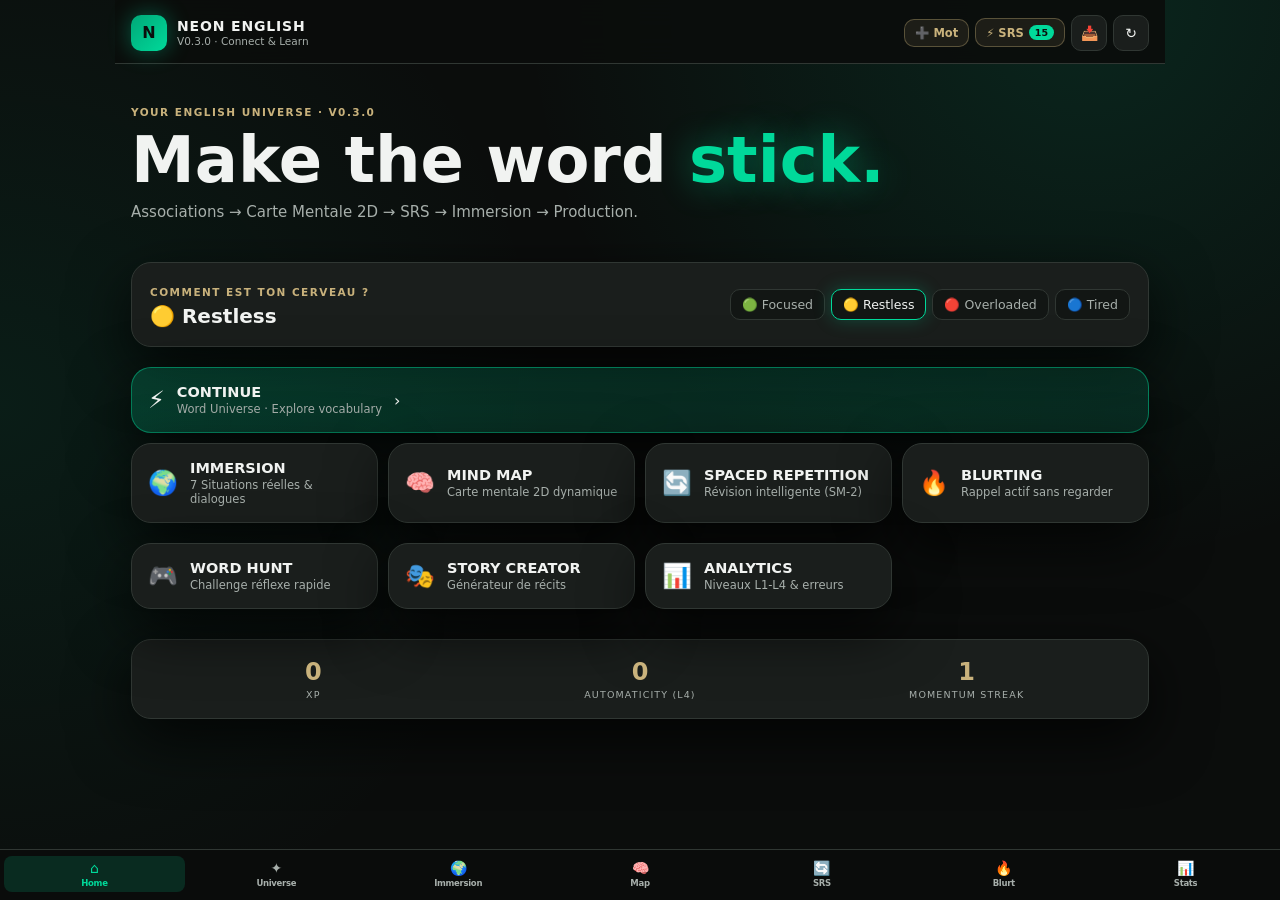
<file: index.html>
<!doctype html>
<html lang="fr">
<head>
  <meta charset="utf-8">
  <meta name="viewport" content="width=device-width, initial-scale=1.0, maximum-scale=1.0, user-scalable=no, viewport-fit=cover">
  <meta name="theme-color" content="#0B0D0C">
  <meta name="description" content="NEON ENGLISH V0.3.0 — Apprentissage de l'anglais par associations, carte mentale interactive 2D Canvas dynamique, répétition espacée SRS, mode immersion et rappel actif.">
  
  <!-- iOS Safari PWA Meta Tags -->
  <meta name="apple-mobile-web-app-capable" content="yes">
  <meta name="apple-mobile-web-app-status-bar-style" content="black-translucent">
  <meta name="apple-mobile-web-app-title" content="NEON ENGLISH">
  <link rel="apple-touch-icon" sizes="180x180" href="icons/apple-touch-icon.png?v=0.3.0">
  
  <!-- Web App Manifest -->
  <link rel="manifest" href="manifest.webmanifest?v=0.3.0">
  <link rel="stylesheet" href="styles.css?v=0.3.0">
  <title>NEON ENGLISH V0.3.0</title>
</head>
<body>
  <div class="app-shell">
    <header class="topbar">
      <div class="brand">
        <span class="brand-mark">N</span>
        <div><b>NEON ENGLISH</b><small>V0.3.0 · Connect & Learn</small></div>
      </div>
      <div class="topbar-actions">
        <button id="openAddWordBtn" class="neon-pill-btn" title="Ajouter un mot">➕ Mot</button>
        <button id="srsDueBtn" class="neon-pill-btn" data-screen="srs-screen">⚡ SRS <span id="srsDueBadge" class="badge">0</span></button>
        <button id="openImportBtn" class="icon-btn" title="Importer/Exporter du vocabulaire">📥</button>
        <button id="installBtn" class="ghost hidden">＋ Installer</button>
        <button id="resetBtn" class="icon-btn" title="Réinitialiser la progression">↻</button>
      </div>
    </header>

    <main>
      <!-- HOME SCREEN -->
      <section id="home" class="screen active">
        <div class="hero">
          <div class="eyebrow">YOUR ENGLISH UNIVERSE · V0.3.0</div>
          <h1>Make the word <span>stick.</span></h1>
          <p>Associations → Carte Mentale 2D → SRS → Immersion → Production.</p>
        </div>

        <div class="brain-card">
          <div>
            <span class="label">COMMENT EST TON CERVEAU ?</span>
            <h2 id="modeTitle">🟡 Restless</h2>
          </div>
          <div class="modes">
            <button data-mode="focused">🟢 Focused</button>
            <button data-mode="restless" class="selected">🟡 Restless</button>
            <button data-mode="overloaded">🔴 Overloaded</button>
            <button data-mode="tired">🔵 Tired</button>
          </div>
        </div>

        <div class="main-actions">
          <button class="action-card primary" data-screen="universe">
            <span class="action-icon">⚡</span>
            <span><b>CONTINUE</b><small>Word Universe · Explore vocabulary</small></span>
            <span>›</span>
          </button>

          <div class="grid-actions">
            <button class="action-card" data-screen="immersion-screen">
              <span class="action-icon">🌍</span>
              <span><b>IMMERSION</b><small>7 Situations réelles & dialogues</small></span>
            </button>
            <button class="action-card" data-screen="mindmap-screen">
              <span class="action-icon">🧠</span>
              <span><b>MIND MAP</b><small>Carte mentale 2D dynamique</small></span>
            </button>
            <button class="action-card" data-screen="srs-screen">
              <span class="action-icon">🔄</span>
              <span><b>SPACED REPETITION</b><small>Révision intelligente (SM-2)</small></span>
            </button>
            <button class="action-card" data-screen="blurting">
              <span class="action-icon">🔥</span>
              <span><b>BLURTING</b><small>Rappel actif sans regarder</small></span>
            </button>
            <button class="action-card" data-screen="hunt">
              <span class="action-icon">🎮</span>
              <span><b>WORD HUNT</b><small>Challenge réflexe rapide</small></span>
            </button>
            <button class="action-card" data-screen="story-screen">
              <span class="action-icon">🎭</span>
              <span><b>STORY CREATOR</b><small>Générateur de récits</small></span>
            </button>
            <button class="action-card" data-screen="analytics-screen">
              <span class="action-icon">📊</span>
              <span><b>ANALYTICS</b><small>Niveaux L1-L4 & erreurs</small></span>
            </button>
          </div>
        </div>

        <div class="stats">
          <div><strong id="xp">0</strong><small>XP</small></div>
          <div><strong id="mastered">0</strong><small>AUTOMATICITY (L4)</small></div>
          <div><strong id="streak">1</strong><small>MOMENTUM STREAK</small></div>
        </div>
      </section>

      <!-- UNIVERSE SCREEN -->
      <section id="universe" class="screen">
        <div class="section-head">
          <button class="back" data-screen="home">←</button>
          <div>
            <span class="eyebrow">WORD UNIVERSE</span>
            <h2 id="wordTitle">THREAT</h2>
          </div>
          <div class="head-right">
            <span id="wordStageBadge" class="stage-pill">L1 Recognition</span>
            <button id="nextWord" class="neon-mini">NEXT →</button>
          </div>
        </div>

        <div id="wordCard" class="word-card"></div>

        <div class="tabs">
          <button class="tab active" data-tab="memory">🧠 Memory</button>
          <button class="tab" data-tab="links">🔗 Links</button>
          <button class="tab" data-tab="story">🎭 Story</button>
          <button class="tab" data-tab="speak">🗣️ Speak</button>
        </div>
        <div id="tabContent"></div>

        <div class="srs-grade-bar">
          <span class="label">ÉVALUE TA MAÎTRISE (SRS) :</span>
          <div class="grade-btns">
            <button onclick="gradeCurrentWord(1)" class="grade-btn g1">🔴 Again (1d)</button>
            <button onclick="gradeCurrentWord(2)" class="grade-btn g2">🟠 Hard</button>
            <button onclick="gradeCurrentWord(3)" class="grade-btn g3">🟡 Good</button>
            <button onclick="gradeCurrentWord(4)" class="grade-btn g4">🟢 Easy</button>
          </div>
        </div>
      </section>

      <!-- IMMERSION SCREEN -->
      <section id="immersion-screen" class="screen">
        <div class="section-head">
          <button class="back" data-screen="home">←</button>
          <div>
            <span class="eyebrow">REAL LIFE SITUATIONS</span>
            <h2>MODE IMMERSION</h2>
          </div>
        </div>

        <p class="muted">Sélectionne un scénario pour pratiquer des dialogues immersifs avec audio et shadowing :</p>
        <div id="immersionGrid" class="immersion-grid"></div>

        <div id="scenarioViewer" class="story-output hidden" style="margin-top:24px;">
          <div style="display:flex; justify-content:space-between; align-items:center;">
            <h3 id="immersionTitle" style="margin:0;"></h3>
            <span class="neon-pill-btn">🗣️ Shadowing Ready</span>
          </div>
          <p id="immersionDesc" class="muted" style="margin:6px 0 16px;"></p>
          <div id="dialogueList" class="dialogue-list"></div>
        </div>
      </section>

      <!-- MIND MAP SCREEN (2D DYNAMIC CANVAS) -->
      <section id="mindmap-screen" class="screen">
        <div class="section-head">
          <button class="back" data-screen="home">←</button>
          <div>
            <span class="eyebrow">INTERACTIVE NETWORK</span>
            <h2>NEON MIND MAP</h2>
          </div>
          <div class="head-right">
            <select id="mindmapWordSelect" class="neon-select"></select>
            <button id="resetMindmapView" class="neon-mini">🔄 Center</button>
          </div>
        </div>

        <div class="canvas-container">
          <canvas id="mindmapCanvas"></canvas>
          <div id="mindmapInfo" class="mindmap-info-box">
            <span class="muted">Touche ou glisse n'importe quel nœud pour explorer le réseau sémantique.</span>
          </div>
        </div>
      </section>

      <!-- SRS PRACTICE SCREEN -->
      <section id="srs-screen" class="screen">
        <div class="section-head">
          <button class="back" data-screen="home">←</button>
          <div>
            <span class="eyebrow">SPACED REPETITION</span>
            <h2>SRS REVIEW DECK</h2>
          </div>
        </div>

        <div class="srs-card">
          <div id="srsCardInner" class="srs-card-content"></div>
        </div>
      </section>

      <!-- BLURTING SCREEN -->
      <section id="blurting" class="screen">
        <div class="section-head">
          <button class="back" data-screen="home">←</button>
          <div>
            <span class="eyebrow">ACTIVE RECALL</span>
            <h2>BLURT</h2>
          </div>
        </div>
        <div class="blurting-card">
          <span class="label">WITHOUT LOOKING</span>
          <h2 id="blurtWord">GET</h2>
          <p>Écris tout ce que tu connais sur ce mot : sens, collocations, synonymes, exemples…</p>
          <div class="timer" id="timer">60</div>
          <textarea id="blurtInput" placeholder="Tape le sens, les collocations ou un exemple ici..."></textarea>
          <div class="row">
            <button id="startBlurt" class="primary-btn">▶ Commencer</button>
            <button id="checkBlurt" class="secondary-btn">✓ Vérifier</button>
          </div>
          <div id="blurtResult" class="result hidden"></div>
        </div>
      </section>

      <!-- WORD HUNT SCREEN -->
      <section id="hunt" class="screen">
        <div class="section-head">
          <button class="back" data-screen="home">←</button>
          <div>
            <span class="eyebrow">MICRO-CHALLENGE</span>
            <h2>WORD HUNT</h2>
          </div>
        </div>
        <div class="hunt-card">
          <div class="hunt-orb">?</div>
          <span class="label">TROUVE LE MOT</span>
          <h2 id="huntQuestion"></h2>
          <div id="huntChoices" class="choices"></div>
          <div id="huntFeedback" class="feedback hidden"></div>
        </div>
      </section>

      <!-- STORY GENERATOR SCREEN -->
      <section id="story-screen" class="screen">
        <div class="section-head">
          <button class="back" data-screen="home">←</button>
          <div>
            <span class="eyebrow">STORYTELLING</span>
            <h2>STORY CREATOR</h2>
          </div>
        </div>
        <div class="story-card">
          <p class="muted">Sélectionne de 1 à 3 mots pour générer un récit contextuel original :</p>
          <div id="storyWordPickers" class="story-pickers"></div>
          <div class="row" style="margin-top:12px">
            <button id="generateStoryBtn" class="primary-btn">✨ Générer l'histoire</button>
            <button id="randomStoryBtn" class="secondary-btn">🎲 Combo Aléatoire</button>
          </div>
          <div id="storyOutput" class="story-output hidden"></div>
        </div>
      </section>

      <!-- ANALYTICS SCREEN -->
      <section id="analytics-screen" class="screen">
        <div class="section-head">
          <button class="back" data-screen="home">←</button>
          <div>
            <span class="eyebrow">PROGRESS & ERRORS</span>
            <h2>ANALYTICS DASHBOARD</h2>
          </div>
        </div>
        <div id="analyticsContent" class="analytics-wrapper"></div>
      </section>
    </main>

    <!-- BOTTOM NAVIGATION (7 TABS) -->
    <nav class="bottom-nav">
      <button data-screen="home" class="nav active">⌂<span>Home</span></button>
      <button data-screen="universe" class="nav">✦<span>Universe</span></button>
      <button data-screen="immersion-screen" class="nav">🌍<span>Immersion</span></button>
      <button data-screen="mindmap-screen" class="nav">🧠<span>Map</span></button>
      <button data-screen="srs-screen" class="nav">🔄<span>SRS</span></button>
      <button data-screen="blurting" class="nav">🔥<span>Blurt</span></button>
      <button data-screen="analytics-screen" class="nav">📊<span>Stats</span></button>
    </nav>
  </div>

  <!-- ➕ ADD NEW WORD MODAL -->
  <div id="addWordModal" class="modal-overlay hidden">
    <div class="modal-card">
      <div class="modal-head">
        <h3>➕ Ajouter un Nouveau Mot (Approches 1 & 3)</h3>
        <button id="closeAddWordBtn" class="icon-btn">✕</button>
      </div>
      <p class="muted" style="font-size:13px; margin-bottom:14px;">
        Le mot sera instantanément intégré à la Carte Mentale, au SRS, au Blurting et aux Analytics.
      </p>

      <div class="form-grid">
        <div class="form-group">
          <label>MOT ANGLAIS *</label>
          <input id="newWord" class="form-input" placeholder="ex: BENCHMARK" />
        </div>
        <div class="form-group">
          <label>TRADUCTION / SENS *</label>
          <input id="newMeaning" class="form-input" placeholder="ex: Référence / Point de repère" />
        </div>
        <div class="form-group">
          <label>PRONONCIATION (Phonétique)</label>
          <input id="newPhonetic" class="form-input" placeholder="ex: [ˈbentʃmɑːk]" />
        </div>
        <div class="form-group">
          <label>SYNONYMES (séparés par virgule)</label>
          <input id="newSynonyms" class="form-input" placeholder="ex: standard, reference point" />
        </div>
        <div class="form-group">
          <label>ANTONYMES (séparés par virgule)</label>
          <input id="newAntonyms" class="form-input" placeholder="ex: anomaly, deviation" />
        </div>
        <div class="form-group">
          <label>COLLOCATIONS CLÉS</label>
          <input id="newCollocations" class="form-input" placeholder="ex: set a benchmark, benchmark index" />
        </div>
        <div class="form-group full">
          <label>🧠 MEMORY HOOK (Approche 1 : image forte ou son similaire)</label>
          <input id="newHook" class="form-input" placeholder="ex: Une marque sur un banc de mesure pour fixer la norme." />
        </div>
        <div class="form-group full">
          <label>💬 PHRASE D'EXEMPLE</label>
          <input id="newExample" class="form-input" placeholder="ex: This index serves as a benchmark for European equities." />
        </div>
        <div class="form-group full">
          <label>🎭 MINI-STORY / CONTEXTE</label>
          <textarea id="newStory" class="form-textarea" placeholder="ex: During the annual portfolio review, the fund manager benchmarked their quarterly yield."></textarea>
        </div>
      </div>

      <div class="modal-actions">
        <button id="saveNewWordBtn" class="primary-btn" style="flex:1">💾 Enregistrer dans mon Univers</button>
      </div>
    </div>
  </div>

  <!-- IMPORTER / EXPORTER MODAL -->
  <div id="importerModal" class="modal-overlay hidden">
    <div class="modal-card">
      <div class="modal-head">
        <h3>📥 Import / Export Vocabulaire</h3>
        <button id="closeImportBtn" class="icon-btn">✕</button>
      </div>
      <p class="muted" style="font-size:13px">
        Colle du texte sous forme <code>MOT | Signification | Hook | Synonymes | Collocations</code> ou du JSON :
      </p>
      <textarea id="importInput" placeholder="EXEMPLE:&#10;BENCHMARK | Référence | Marque sur un banc | standard, reference | benchmark index, outperform"></textarea>
      <div class="modal-actions">
        <button id="doImportBtn" class="primary-btn">⚡ Importer dans NEON</button>
        <button id="doExportBtn" class="secondary-btn">📤 Exporter en JSON</button>
      </div>
      <div id="importFeedback" class="feedback hidden"></div>
    </div>
  </div>

  <!-- SCRIPTS WITH CACHE BUSTING VERSION -->
  <script src="data/vocabulary.js?v=0.3.1"></script>
  <script src="data/immersion_scenarios.js?v=0.3.1"></script>
  <script src="srs.js?v=0.3.1"></script>
  <script src="mindmap.js?v=0.3.1"></script>
  <script src="story.js?v=0.3.1"></script>
  <script src="importer.js?v=0.3.1"></script>
  <script src="analytics.js?v=0.3.1"></script>
  <script src="app.js?v=0.3.1"></script>
</body>
</html>
</file>
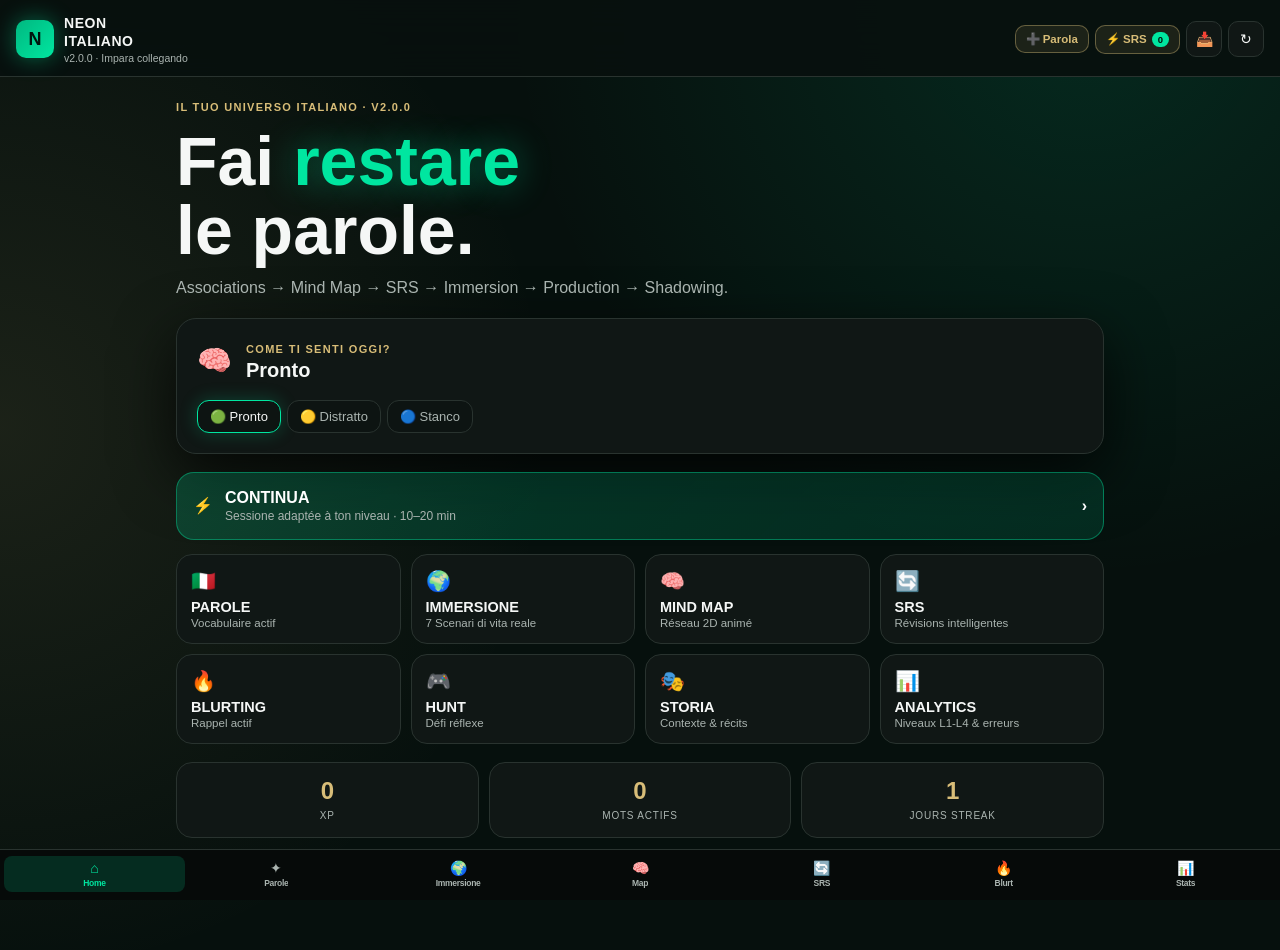
<file: italiano/index.html>
<!doctype html>
<html lang="fr">
<head>
  <meta charset="utf-8">
  <meta name="viewport" content="width=device-width, initial-scale=1.0, maximum-scale=1.0, user-scalable=no, viewport-fit=cover">
  <meta name="theme-color" content="#06100d">
  <meta name="apple-mobile-web-app-capable" content="yes">
  <meta name="apple-mobile-web-app-status-bar-style" content="black-translucent">
  <meta name="apple-mobile-web-app-title" content="NEON ITALIANO">
  <link rel="manifest" href="manifest.webmanifest?v=2.0.0">
  <link rel="stylesheet" href="styles.css?v=2.0.0">
  <title>NEON ITALIANO v2.0.0</title>
</head>
<body>
  <div class="app">
    <header class="topbar">
      <div class="brand">
        <div class="logo">N</div>
        <div>
          <b>NEON<br>ITALIANO</b>
          <small>v2.0.0 · Impara collegando</small>
        </div>
      </div>
      <div class="topbar-actions">
        <button id="openAddWordBtn" class="neon-pill-btn" title="Aggiungi parola">➕ Parola</button>
        <button id="srsDueBtn" class="neon-pill-btn" title="Révisions SRS">⚡ SRS <span id="due" class="badge">0</span></button>
        <button id="openImportBtn" class="icon-btn" title="Importer / Exporter le vocabulaire">📥</button>
        <button id="installBtn" class="ghost hidden">＋ Installer</button>
        <button id="resetBtn" class="icon-btn" title="Réinitialiser la progression">↻</button>
      </div>
    </header>

    <main>
      <!-- HOME SCREEN -->
      <section id="home" class="screen active">
        <div class="eyebrow">IL TUO UNIVERSO ITALIANO · V2.0.0</div>
        <h1>Fai <em>restare</em><br>le parole.</h1>
        <p class="lead">Associations → Mind Map → SRS → Immersion → Production → Shadowing.</p>

        <div class="brain">
          <span>🧠</span>
          <div>
            <small>COME TI SENTI OGGI?</small>
            <b id="moodLabel">Pronto</b>
          </div>
          <div class="moods">
            <button class="mood active" data-mood="pronto">🟢 Pronto</button>
            <button class="mood" data-mood="distratto">🟡 Distratto</button>
            <button class="mood" data-mood="fatigue">🔵 Stanco</button>
          </div>
        </div>

        <button class="continue" data-go="learn">
          <span>⚡</span>
          <div>
            <b>CONTINUA</b>
            <small>Sessione adaptée à ton niveau · 10–20 min</small>
          </div>
          <strong>›</strong>
        </button>

        <div class="grid">
          <button data-go="learn">
            <span>🇮🇹</span>
            <b>PAROLE</b>
            <small>Vocabulaire actif</small>
          </button>
          <button data-go="immersion-screen">
            <span>🌍</span>
            <b>IMMERSIONE</b>
            <small>7 Scenari di vita reale</small>
          </button>
          <button data-go="map">
            <span>🧠</span>
            <b>MIND MAP</b>
            <small>Réseau 2D animé</small>
          </button>
          <button data-go="srs">
            <span>🔄</span>
            <b>SRS</b>
            <small>Révisions intelligentes</small>
          </button>
          <button data-go="blurt">
            <span>🔥</span>
            <b>BLURTING</b>
            <small>Rappel actif</small>
          </button>
          <button data-go="hunt">
            <span>🎮</span>
            <b>HUNT</b>
            <small>Défi réflexe</small>
          </button>
          <button data-go="story">
            <span>🎭</span>
            <b>STORIA</b>
            <small>Contexte & récits</small>
          </button>
          <button data-go="statsScreen">
            <span>📊</span>
            <b>ANALYTICS</b>
            <small>Niveaux L1-L4 & erreurs</small>
          </button>
        </div>

        <div class="stats">
          <div><b id="xp">0</b><small>XP</small></div>
          <div><b id="known">0</b><small>MOTS ACTIFS</small></div>
          <div><b id="streak">1</b><small>JOURS STREAK</small></div>
        </div>
      </section>

      <!-- LEARN / WORD SCREEN -->
      <section id="learn" class="screen">
        <div class="top">
          <button data-go="home">←</button>
          <div>
            <span>PAROLA · A2→B2</span>
            <h2 id="word"></h2>
          </div>
          <div class="head-right">
            <button id="next" class="neon-mini">NEXT →</button>
          </div>
        </div>

        <article class="card" id="card"></article>

        <div class="tabs">
          <button class="active" data-tab="memory">🧠 Mémoire</button>
          <button data-tab="links">🔗 Liens</button>
          <button data-tab="story">🎭 Storia</button>
          <button data-tab="speak">🗣️ Dire</button>
        </div>
        <div id="content"></div>

        <div class="grade">
          <small>Comment maîtrises-tu ce mot ? (SRS)</small>
          <div>
            <button data-grade="1">🔴 Encore</button>
            <button data-grade="2">🟠 Difficile</button>
            <button data-grade="3">🟡 Bien</button>
            <button data-grade="4">🟢 Facile</button>
          </div>
        </div>
      </section>

      <!-- IMMERSION SCREEN -->
      <section id="immersion-screen" class="screen">
        <div class="top">
          <button data-go="home">←</button>
          <div>
            <span>SITUAZIONI DI VITA REALE</span>
            <h2>MODE IMMERSIONE</h2>
          </div>
        </div>

        <p class="hint">Scegli uno scenario per esercitarti in dialoghi realistici con audio e shadowing :</p>
        <div id="immersionGrid" class="immersion-grid"></div>

        <div id="scenarioViewer" class="panel hidden" style="margin-top:24px;">
          <div style="display:flex; justify-content:space-between; align-items:center;">
            <h3 id="immersionTitle" style="margin:0; font-size:18px;"></h3>
            <span class="neon-mini">🗣️ Shadowing Pronto</span>
          </div>
          <p id="immersionDesc" class="hint" style="margin:6px 0 16px;"></p>
          <div id="dialogueList" class="dialogue-list"></div>
        </div>
      </section>

      <!-- MIND MAP SCREEN (2D DYNAMIC CANVAS) -->
      <section id="map" class="screen">
        <div class="top">
          <button data-go="home">←</button>
          <div>
            <span>RETE SEMANTICA</span>
            <h2>MIND MAP</h2>
          </div>
          <div class="head-right">
            <select id="mapWord" class="neon-select"></select>
            <button id="resetMindmapView" class="neon-mini">🔄 Centra</button>
          </div>
        </div>

        <div class="canvas-container">
          <canvas id="mindmapCanvas"></canvas>
          <div id="mindmapInfo" class="mindmap-info-box">
            <span class="hint">Tocca o trascina qualsiasi nodo per esplorare la rete semantica.</span>
          </div>
        </div>
      </section>

      <!-- SRS SCREEN -->
      <section id="srs" class="screen">
        <div class="top">
          <button data-go="home">←</button>
          <div>
            <span>RIPASSO INTELLIGENTE</span>
            <h2>SRS</h2>
          </div>
        </div>
        <div class="panel">
          <div class="big-number" id="srsDue">0</div>
          <h3>cartes à revoir</h3>
          <p>Les mots difficiles reviennent plus vite. Les mots maîtrisés s'espacent progressivement.</p>
          <button class="continue" data-go="learn">▶ COMMENCER LA RÉVISION</button>
        </div>
      </section>

      <!-- BLURTING SCREEN -->
      <section id="blurt" class="screen">
        <div class="top">
          <button data-go="home">←</button>
          <div>
            <span>RICHIAMO ATTIVO</span>
            <h2>BLURTING</h2>
          </div>
        </div>
        <div class="panel center">
          <span>NE REGARDE PAS LA RÉPONSE</span>
          <h1 id="blurtWord"></h1>
          <p>Écris tout ce que tu sais : traduction, collocations, phrase, synonymes, formes...</p>
          <textarea id="blurtInput" placeholder="Écris en français ou en italien..."></textarea>
          <button class="continue" id="blurtCheck">✓ VÉRIFIER</button>
          <div id="blurtResult"></div>
        </div>
      </section>

      <!-- WORD HUNT SCREEN -->
      <section id="hunt" class="screen">
        <div class="top">
          <button data-go="home">←</button>
          <div>
            <span>GIOCO RAPIDO</span>
            <h2>WORD HUNT</h2>
          </div>
        </div>
        <div class="panel center">
          <span>CHOISIS LA BONNE RÉPONSE</span>
          <h2 id="huntQuestion"></h2>
          <div id="huntChoices" class="choices"></div>
          <div id="huntFeedback"></div>
        </div>
      </section>

      <!-- STORY SCREEN -->
      <section id="story" class="screen">
        <div class="top">
          <button data-go="home">←</button>
          <div>
            <span>STORYTELLING</span>
            <h2>UNA STORIA</h2>
          </div>
        </div>
        <div class="panel">
          <p>Lis, écoute, puis raconte l'histoire avec tes propres mots.</p>
          <div id="storyText"></div>
          <button class="continue" id="storySpeak" style="margin-top:14px;">🔊 ÉCOUTER</button>
        </div>
      </section>

      <!-- STATS SCREEN -->
      <section id="statsScreen" class="screen">
        <div class="top">
          <button data-go="home">←</button>
          <div>
            <span>PROGRESSI & ERRORI</span>
            <h2>ANALYTICS DASHBOARD</h2>
          </div>
        </div>
        <div id="analyticsContent" class="analytics-wrapper"></div>
      </section>
    </main>

    <!-- BOTTOM NAVIGATION (7 TABS) -->
    <nav class="bottom-nav">
      <button data-go="home" class="active">⌂<small>Home</small></button>
      <button data-go="learn">✦<small>Parole</small></button>
      <button data-go="immersion-screen">🌍<small>Immersione</small></button>
      <button data-go="map">🧠<small>Map</small></button>
      <button data-go="srs">🔄<small>SRS</small></button>
      <button data-go="blurt">🔥<small>Blurt</small></button>
      <button data-go="statsScreen">📊<small>Stats</small></button>
    </nav>
  </div>

  <!-- ➕ NUOVA PAROLA MODAL -->
  <div id="addWordModal" class="modal-overlay hidden">
    <div class="modal-card">
      <div class="modal-head">
        <h3>➕ Aggiungi Nuova Parola (Approccio 1 & 3)</h3>
        <button id="closeAddWordBtn" class="icon-btn">✕</button>
      </div>
      <p class="hint" style="font-size:13px; margin-bottom:14px;">
        La parola sarà inserita istantaneamente nella Mappa Mentale, SRS, Blurting, Shadowing e Statistiche.
      </p>

      <div class="form-grid">
        <div class="form-group">
          <label>PAROLA ITALIANA *</label>
          <input id="newWord" class="form-input" placeholder="es: SBROGLIARSI" />
        </div>
        <div class="form-group">
          <label>TRADUZIONE FRANCESE *</label>
          <input id="newTranslation" class="form-input" placeholder="es: se débrouiller / se sortir d'affaire" />
        </div>
        <div class="form-group">
          <label>PRONUNCIA (Fonetica)</label>
          <input id="newPhonetic" class="form-input" placeholder="es: [zbroʎˈʎarsi]" />
        </div>
        <div class="form-group">
          <label>SINONIMI (separati da virgola)</label>
          <input id="newSynonyms" class="form-input" placeholder="es: cavarsela, sbrigarsi, arrangiarsi" />
        </div>
        <div class="form-group">
          <label>CONTRARI (separati da virgola)</label>
          <input id="newAntonyms" class="form-input" placeholder="es: bloccarsi, impantanarsi" />
        </div>
        <div class="form-group">
          <label>COLLOCAZIONI CHIAVE</label>
          <input id="newCollocations" class="form-input" placeholder="es: sbrogliarsi da solo, sbrogliarsi la vita" />
        </div>
        <div class="form-group full">
          <label>🧠 MEMORY HOOK (Approccio 1 : immagine visiva o suono)</label>
          <input id="newHook" class="form-input" placeholder="es: Immagina di districare una matassa di fili ingarbugliati." />
        </div>
        <div class="form-group full">
          <label>💬 FRASE D'ESEMPIO</label>
          <input id="newExample" class="form-input" placeholder="es: Non preoccuparti, so come sbrogliarmi in queste situazioni." />
        </div>
        <div class="form-group full">
          <label>🇫🇷 TRADUZIONE FRASE D'ESEMPIO</label>
          <input id="newExampleFr" class="form-input" placeholder="es: Ne t'inquiète pas, je sais comment me débrouiller dans ces situations." />
        </div>
        <div class="form-group full">
          <label>🎭 MINI-STORIA / CONTESTO</label>
          <textarea id="newStory" class="form-textarea" placeholder="es: Dopo ore di confusione in aeroporto, è riuscito a sbrogliarsi e trovare il volo giusto."></textarea>
        </div>
      </div>

      <div class="modal-actions">
        <button id="saveNewWordBtn" class="continue" style="margin-bottom:0; justify-content:center;">💾 Salva nel mio Universo</button>
      </div>
    </div>
  </div>

  <!-- IMPORTER / EXPORTER MODAL -->
  <div id="importerModal" class="modal-overlay hidden">
    <div class="modal-card">
      <div class="modal-head">
        <h3>📥 Import / Export Vocabolario</h3>
        <button id="closeImportBtn" class="icon-btn">✕</button>
      </div>
      <p class="hint">Incolla una scheda nel formato <code>PAROLA | Traduzione | Hook | Sinonimi | Collocazioni | Esempio</code>, oppure un JSON esportato.</p>
      <textarea id="importInput" placeholder="SBROGLIARSI | se débrouiller | Immagina... | cavarsela | sbrigarsi | Devo sbrigarmi."></textarea>
      <div class="modal-actions">
        <button id="doImportBtn" class="continue" style="margin-bottom:0">⚡ IMPORTER</button>
        <button id="doExportBtn" class="neon-pill-btn">📤 EXPORTER JSON</button>
      </div>
      <div id="importFeedback" class="hint" style="margin-top:10px;"></div>
    </div>
  </div>

  <!-- SCRIPTS -->
  <script src="vocabulary.js?v=2.0.0"></script>
  <script src="immersion_scenarios.js?v=2.0.0"></script>
  <script src="mindmap.js?v=2.0.0"></script>
  <script src="analytics.js?v=2.0.0"></script>
  <script src="app.js?v=2.0.0"></script>
</body>
</html>
</file>
<file: styles.css>
:root {
  /* USER CUSTOM LUXURY EMERALD & CARBON PALETTE */
  --bg: #0B0D0C;               /* Fond principal: Noir carbone */
  --panel: #121614;            /* Fond secondaire: Noir graphite */
  --panel2: #1A1E1C;           /* Surface cabine: Anthracite */
  --emerald-deep: #00A878;     /* Accent principal: Émeraude profond */
  --emerald-neon: #00D99A;     /* Accent lumineux: Émeraude néon */
  --sage-dark: #507C6D;        /* Accent subtil: Vert sauge sombre */
  --text: #F1F3F1;             /* Texte principal: Blanc cassé */
  --muted: #A7AFAB;            /* Texte secondaire: Gris argent */
  --border: #303733;           /* Bordures: Gris graphite */
  --champagne: #C9B27C;        /* Luxe: Champagne */

  --shadow: 0 20px 60px rgba(0, 0, 0, 0.75);

  /* Mapping tokens for system compatibility */
  --orange: #00D99A;
  --pink: #00A878;
  --yellow: #C9B27C;
  --cyan: #00D99A;
  --red: #e64553;
  --green: #00D99A;
  --purple: #507C6D;
}

* {
  box-sizing: border-box;
  -webkit-tap-highlight-color: transparent;
}

html, body {
  margin: 0;
  padding: 0;
  width: 100%;
  overflow-x: hidden;
}

body {
  background: radial-gradient(circle at 85% 0%, rgba(0, 217, 154, 0.12), transparent 40%),
              radial-gradient(circle at 0% 45%, rgba(0, 168, 120, 0.10), transparent 40%),
              var(--bg);
  color: var(--text);
  font-family: Inter, ui-sans-serif, system-ui, -apple-system, BlinkMacSystemFont, "Segoe UI", sans-serif;
  min-height: 100vh;
}

button, textarea, select, input { font: inherit; }
button { cursor: pointer; color: inherit; touch-action: manipulation; }

.app-shell {
  min-height: 100vh;
  max-width: 1050px;
  margin: auto;
  padding-bottom: calc(85px + env(safe-area-inset-bottom, 0px));
}

/* TOPBAR — FIXED FOR IPHONE NOTCH & DYNAMIC ISLAND */
.topbar {
  min-height: calc(64px + env(safe-area-inset-top, 0px));
  padding-top: max(14px, env(safe-area-inset-top, 0px));
  padding-bottom: 12px;
  padding-left: max(16px, env(safe-area-inset-left, 0px));
  padding-right: max(16px, env(safe-area-inset-right, 0px));
  display: flex;
  align-items: center;
  justify-content: space-between;
  position: sticky;
  top: 0;
  z-index: 50;
  background: rgba(11, 13, 12, 0.94);
  backdrop-filter: blur(20px);
  -webkit-backdrop-filter: blur(20px);
  border-bottom: 1px solid var(--border);
  box-sizing: border-box;
}

.brand {
  display: flex;
  align-items: center;
  gap: 10px;
}

.brand-mark {
  display: grid;
  place-items: center;
  width: 36px;
  height: 36px;
  border-radius: 10px;
  background: linear-gradient(135deg, var(--emerald-deep), var(--emerald-neon));
  box-shadow: 0 0 22px rgba(0, 217, 154, 0.4);
  font-weight: 900;
  font-size: 16px;
  color: #0B0D0C;
  flex-shrink: 0;
}

.brand b { display: block; letter-spacing: 0.06em; font-size: 14px; color: var(--text); line-height: 1.2; }
.brand small { display: block; color: var(--muted); font-size: 10.5px; margin-top: 1px; }

.topbar-actions {
  display: flex;
  align-items: center;
  gap: 6px;
  flex-shrink: 0;
}

.neon-pill-btn {
  border: 1px solid rgba(201, 178, 124, 0.35);
  background: rgba(201, 178, 124, 0.1);
  color: var(--champagne);
  padding: 6px 10px;
  border-radius: 10px;
  font-weight: 800;
  font-size: 11.5px;
  display: flex;
  align-items: center;
  gap: 5px;
  white-space: nowrap;
}

.badge {
  background: var(--emerald-neon);
  color: #0B0D0C;
  font-size: 9.5px;
  padding: 2px 6px;
  border-radius: 99px;
  font-weight: 900;
}

.icon-btn {
  width: 36px;
  height: 36px;
  border: 1px solid var(--border);
  background: var(--panel2);
  border-radius: 10px;
  display: grid;
  place-items: center;
  color: var(--text);
  font-size: 14px;
}

.ghost {
  border: 1px solid var(--border);
  background: rgba(255, 255, 255, 0.04);
  padding: 6px 10px;
  border-radius: 10px;
  color: var(--champagne);
  font-size: 12px;
}

/* SCREENS */
.screen { display: none; padding: 24px 16px; }
.screen.active { display: block; }

.hero { padding: 18px 0 12px; }
.eyebrow, .label { font-size: 10.5px; letter-spacing: 0.14em; color: var(--champagne); font-weight: 800; }
.hero h1 { font-size: clamp(32px, 6.5vw, 64px); line-height: 1.02; margin: 10px 0; color: var(--text); }
.hero h1 span { color: var(--emerald-neon); text-shadow: 0 0 35px rgba(0, 217, 154, 0.45); }
.hero p { color: var(--muted); font-size: 15px; margin-top: 6px; }

/* CARDS */
.brain-card, .action-card, .stats, .word-card, .blurting-card, .hunt-card, .srs-card, .story-card, .analytics-grid, .mastery-section, .weak-section, .scenario-card, .dialogue-bubble {
  background: var(--panel2);
  border: 1px solid var(--border);
  box-shadow: var(--shadow);
  border-radius: 20px;
}

.brain-card {
  padding: 18px;
  display: flex;
  gap: 16px;
  justify-content: space-between;
  align-items: center;
  margin-top: 14px;
}
.brain-card h2 { margin: 4px 0 0; font-size: 20px; }
.modes { display: flex; gap: 6px; flex-wrap: wrap; justify-content: flex-end; }
.modes button {
  border: 1px solid var(--border);
  background: var(--panel);
  padding: 7px 11px;
  border-radius: 10px;
  font-size: 12.5px;
  color: var(--muted);
}
.modes button.selected { border-color: var(--emerald-neon); color: var(--text); box-shadow: 0 0 18px rgba(0, 217, 154, 0.25); }

/* MAIN ACTIONS */
.main-actions { margin: 20px 0; }
.action-card {
  width: 100%;
  display: flex;
  align-items: center;
  gap: 12px;
  text-align: left;
  padding: 16px;
  margin-bottom: 10px;
  transition: transform 0.2s, border-color 0.2s;
  background: var(--panel2);
}
.action-card:hover { transform: translateY(-2px); border-color: var(--emerald-neon); }
.action-card.primary {
  background: linear-gradient(100deg, rgba(0, 168, 120, 0.25), rgba(0, 217, 154, 0.12));
  border-color: rgba(0, 217, 154, 0.45);
}
.action-icon { font-size: 24px; flex-shrink: 0; }
.action-card b { display: block; font-size: 14.5px; color: var(--text); }
.action-card small { display: block; color: var(--muted); margin-top: 2px; font-size: 11.5px; }

.grid-actions {
  display: grid;
  grid-template-columns: repeat(auto-fit, minmax(200px, 1fr));
  gap: 10px;
}

.stats {
  display: grid;
  grid-template-columns: repeat(3, 1fr);
  padding: 18px;
  text-align: center;
  background: var(--panel2);
}
.stats strong { display: block; font-size: 24px; color: var(--champagne); }
.stats small { color: var(--muted); font-size: 9.5px; letter-spacing: 0.12em; margin-top: 3px; display: block; }

/* SECTION HEAD */
.section-head {
  display: flex;
  align-items: center;
  gap: 12px;
  margin-bottom: 18px;
  flex-wrap: wrap;
}
.section-head h2 { margin: 2px 0; font-size: 24px; }
.back { background: none; border: 0; font-size: 22px; padding: 0 4px; color: var(--text); }
.head-right { margin-left: auto; display: flex; align-items: center; gap: 8px; }
.neon-mini {
  border: 1px solid rgba(0, 217, 154, 0.4);
  background: rgba(0, 217, 154, 0.12);
  color: var(--emerald-neon);
  font-weight: 800;
  padding: 7px 12px;
  border-radius: 10px;
  font-size: 11.5px;
}

.stage-pill {
  padding: 4px 8px;
  border-radius: 8px;
  font-size: 10.5px;
  font-weight: 800;
  letter-spacing: 0.04em;
}
.stage-1 { background: rgba(80, 124, 109, 0.2); color: var(--sage-dark); border: 1px solid rgba(80, 124, 109, 0.4); }
.stage-2 { background: rgba(201, 178, 124, 0.2); color: var(--champagne); border: 1px solid rgba(201, 178, 124, 0.4); }
.stage-3 { background: rgba(0, 168, 120, 0.2); color: var(--emerald-deep); border: 1px solid rgba(0, 168, 120, 0.4); }
.stage-4 { background: rgba(0, 217, 154, 0.2); color: var(--emerald-neon); border: 1px solid rgba(0, 217, 154, 0.4); }

/* WORD UNIVERSE */
.word-card {
  padding: 24px 20px;
  position: relative;
  overflow: hidden;
  background: var(--panel2);
}
.word-card:after {
  content: "";
  position: absolute;
  width: 160px;
  height: 160px;
  right: -50px;
  top: -50px;
  border-radius: 50%;
  background: var(--emerald-neon);
  filter: blur(60px);
  opacity: 0.18;
}
.word-card h1 { font-size: 44px; margin: 6px 0 2px; color: var(--text); word-break: break-word; }
.meaning { font-size: 19px; color: var(--emerald-neon); font-weight: 700; }
.phonetic { color: var(--sage-dark); margin-top: 6px; font-size: 14px; }
.hook {
  margin-top: 18px;
  padding: 12px;
  border-left: 3px solid var(--emerald-neon);
  background: rgba(0, 217, 154, 0.08);
  border-radius: 10px;
  line-height: 1.5;
  font-size: 14px;
}

.tabs { display: flex; gap: 6px; overflow-x: auto; margin: 14px 0 10px; padding-bottom: 4px; }
.tab {
  white-space: nowrap;
  border: 1px solid var(--border);
  background: var(--panel);
  padding: 8px 12px;
  border-radius: 10px;
  font-size: 12.5px;
  color: var(--muted);
}
.tab.active { background: rgba(0, 217, 154, 0.16); border-color: rgba(0, 217, 154, 0.45); color: var(--text); }

#tabContent {
  background: var(--panel);
  border: 1px solid var(--border);
  border-radius: 16px;
  padding: 18px;
  line-height: 1.6;
}

.pill {
  display: inline-block;
  padding: 5px 9px;
  margin: 3px;
  background: rgba(0, 217, 154, 0.08);
  border: 1px solid rgba(0, 217, 154, 0.2);
  border-radius: 8px;
  font-size: 12.5px;
  color: var(--text);
}

.example { font-size: 16.5px; margin: 12px 0; font-style: italic; color: var(--text); }
.translation { color: var(--muted); font-size: 14px; }

/* SRS GRADE BAR */
.srs-grade-bar {
  margin-top: 18px;
  padding: 14px;
  background: var(--panel);
  border: 1px solid var(--border);
  border-radius: 14px;
}
.grade-btns {
  display: grid;
  grid-template-columns: repeat(4, 1fr);
  gap: 6px;
  margin-top: 8px;
}
.grade-btn {
  padding: 9px 4px;
  border-radius: 10px;
  font-weight: 800;
  font-size: 11px;
  border: 1px solid var(--border);
}
.g1 { background: rgba(230, 69, 83, 0.15); color: var(--red); border-color: rgba(230, 69, 83, 0.3); }
.g2 { background: rgba(80, 124, 109, 0.2); color: var(--sage-dark); border-color: rgba(80, 124, 109, 0.4); }
.g3 { background: rgba(201, 178, 124, 0.2); color: var(--champagne); border-color: rgba(201, 178, 124, 0.4); }
.g4 { background: rgba(0, 217, 154, 0.2); color: var(--emerald-neon); border-color: rgba(0, 217, 154, 0.4); }

/* MIND MAP SCREEN */
.canvas-container {
  position: relative;
  width: 100%;
  height: 520px;
  background: #0B0D0C;
  border: 1px solid var(--border);
  border-radius: 20px;
  overflow: hidden;
}
#mindmapCanvas { width: 100%; height: 100%; display: block; }

.mindmap-info-box {
  position: absolute;
  bottom: 12px;
  left: 12px;
  right: 12px;
  padding: 10px 14px;
  background: rgba(18, 22, 20, 0.94);
  backdrop-filter: blur(14px);
  -webkit-backdrop-filter: blur(14px);
  border: 1px solid var(--border);
  border-radius: 12px;
  pointer-events: none;
}

.neon-select {
  background: var(--panel);
  color: var(--text);
  border: 1px solid var(--border);
  padding: 7px 10px;
  border-radius: 10px;
  font-size: 12.5px;
  max-width: 170px;
}

/* SRS PRACTICE DECK */
.srs-card {
  max-width: 680px;
  margin: 16px auto;
  padding: 28px 18px;
  text-align: center;
  min-height: 360px;
  display: flex;
  flex-direction: column;
  justify-content: center;
}

/* BLURTING & HUNT */
.blurting-card, .hunt-card, .story-card {
  max-width: 720px;
  margin: 16px auto;
  padding: 22px 18px;
}
.timer {
  font-size: 50px;
  text-align: center;
  color: var(--emerald-neon);
  font-weight: 900;
  text-shadow: 0 0 28px rgba(0, 217, 154, 0.4);
  margin: 8px 0;
}
.blurting-card textarea, #importInput, .form-input, .form-textarea {
  width: 100%;
  background: var(--panel);
  color: var(--text);
  border: 1px solid var(--border);
  border-radius: 14px;
  padding: 14px;
  font-size: 14px;
}
.blurting-card textarea, #importInput { min-height: 160px; resize: vertical; line-height: 1.5; }
.form-input { height: 44px; }
.form-textarea { min-height: 80px; resize: vertical; }

.row { display: flex; gap: 8px; margin-top: 10px; }

.primary-btn {
  border: 0;
  background: linear-gradient(135deg, var(--emerald-deep), var(--emerald-neon));
  padding: 11px 18px;
  border-radius: 12px;
  font-weight: 900;
  color: #0B0D0C;
  font-size: 14px;
}
.secondary-btn {
  border: 1px solid var(--border);
  background: var(--panel);
  padding: 11px 16px;
  border-radius: 12px;
  font-weight: 700;
  color: var(--text);
  font-size: 14px;
}

.result, .feedback {
  margin-top: 14px;
  padding: 14px;
  border-radius: 12px;
  background: rgba(0, 217, 154, 0.08);
  border: 1px solid rgba(0, 217, 154, 0.25);
  line-height: 1.5;
  font-size: 14px;
}

.hunt-orb {
  width: 75px;
  height: 75px;
  margin: 0 auto 16px;
  border-radius: 50%;
  display: grid;
  place-items: center;
  font-size: 36px;
  font-weight: 900;
  background: radial-gradient(circle, var(--emerald-neon), var(--emerald-deep));
  color: #0B0D0C;
  box-shadow: 0 0 40px rgba(0, 217, 154, 0.45);
}
.hunt-card { text-align: center; }
.choices {
  display: grid;
  grid-template-columns: 1fr 1fr;
  gap: 8px;
  margin-top: 18px;
}
.choices button {
  padding: 14px;
  border: 1px solid var(--border);
  background: var(--panel);
  border-radius: 12px;
  font-size: 14.5px;
  font-weight: 700;
  color: var(--text);
}
.choices button:hover { border-color: var(--emerald-neon); }

/* STORY GENERATOR */
.story-pickers {
  display: grid;
  grid-template-columns: repeat(auto-fit, minmax(160px, 1fr));
  gap: 8px;
  margin-top: 12px;
}
.story-output {
  margin-top: 18px;
  padding: 18px;
  background: var(--panel);
  border: 1px solid var(--border);
  border-radius: 14px;
  line-height: 1.6;
}

/* IMMERSION SCREEN */
.immersion-grid {
  display: grid;
  grid-template-columns: repeat(auto-fit, minmax(220px, 1fr));
  gap: 12px;
  margin-top: 14px;
}
.scenario-card {
  padding: 18px;
  display: flex;
  flex-direction: column;
  gap: 8px;
  cursor: pointer;
  transition: transform 0.2s, border-color 0.2s;
  background: var(--panel2);
}
.scenario-card:hover { transform: translateY(-2px); border-color: var(--emerald-neon); }
.scenario-icon { font-size: 32px; }
.scenario-card h3 { margin: 0; font-size: 17px; color: var(--text); }
.scenario-card p { margin: 0; font-size: 13px; color: var(--muted); line-height: 1.4; }

.dialogue-list {
  display: flex;
  flex-direction: column;
  gap: 14px;
  margin-top: 16px;
}
.dialogue-bubble {
  padding: 16px;
  position: relative;
  background: var(--panel2);
}
.dialogue-bubble.local {
  border-left: 4px solid var(--sage-dark);
}
.dialogue-bubble.user {
  border-left: 4px solid var(--emerald-neon);
  background: linear-gradient(90deg, rgba(0, 217, 154, 0.06), transparent);
}
.dialogue-header {
  display: flex;
  align-items: center;
  justify-content: space-between;
  margin-bottom: 8px;
}
.dialogue-speaker {
  font-size: 11px;
  font-weight: 800;
  letter-spacing: 0.1em;
  color: var(--champagne);
}
.dialogue-text {
  font-size: 16px;
  line-height: 1.5;
  color: var(--text);
  font-weight: 600;
}
.dialogue-translation {
  margin-top: 8px;
  padding-top: 8px;
  border-top: 1px dashed rgba(255, 255, 255, 0.1);
  font-size: 13.5px;
  color: var(--muted);
}
.dialogue-actions {
  display: flex;
  gap: 8px;
  margin-top: 10px;
}

/* ANALYTICS */
.analytics-wrapper { display: flex; flex-direction: column; gap: 16px; }
.analytics-grid {
  display: grid;
  grid-template-columns: repeat(auto-fit, minmax(140px, 1fr));
  gap: 10px;
  padding: 16px;
}
.stat-box { text-align: center; }
.stat-box .value { font-size: 28px; font-weight: 900; margin: 3px 0; color: var(--text); }
.stat-box small { color: var(--muted); font-size: 10.5px; }

.mastery-section, .weak-section { padding: 18px; }
.mastery-section h3, .weak-section h3 { margin-top: 0; font-size: 17px; }

.mastery-bar-container {
  display: flex;
  height: 16px;
  border-radius: 8px;
  overflow: hidden;
  background: rgba(255, 255, 255, 0.05);
  margin: 14px 0;
}
.mastery-bar { height: 100%; transition: width 0.3s; }
.mastery-bar.stage-1 { background: var(--sage-dark); }
.mastery-bar.stage-2 { background: var(--champagne); }
.mastery-bar.stage-3 { background: var(--emerald-deep); }
.mastery-bar.stage-4 { background: var(--emerald-neon); }

.mastery-legend {
  display: flex;
  gap: 10px;
  flex-wrap: wrap;
  font-size: 11px;
  font-weight: 700;
}

.weak-tags { display: flex; gap: 6px; flex-wrap: wrap; margin-top: 12px; }
.weak-pill {
  padding: 6px 10px;
  background: rgba(230, 69, 83, 0.12);
  border: 1px solid rgba(230, 69, 83, 0.3);
  border-radius: 8px;
  font-size: 12px;
  color: var(--text);
}

/* MODALS */
.modal-overlay {
  position: fixed;
  inset: 0;
  z-index: 100;
  background: rgba(0, 0, 0, 0.84);
  backdrop-filter: blur(12px);
  -webkit-backdrop-filter: blur(12px);
  display: grid;
  place-items: center;
  padding: 16px;
}
.modal-card {
  width: 100%;
  max-width: 620px;
  max-height: 90vh;
  overflow-y: auto;
  background: var(--panel2);
  border: 1px solid var(--border);
  border-radius: 20px;
  padding: 22px;
  box-shadow: var(--shadow);
}
.modal-head { display: flex; justify-content: space-between; align-items: center; margin-bottom: 12px; }
.modal-head h3 { margin: 0; font-size: 18px; }
.modal-actions { display: flex; gap: 8px; margin-top: 16px; }

/* FORM GRID */
.form-grid {
  display: grid;
  grid-template-columns: 1fr 1fr;
  gap: 10px;
}
.form-group {
  display: flex;
  flex-direction: column;
  gap: 4px;
}
.form-group.full { grid-column: 1 / -1; }
.form-group label {
  font-size: 11px;
  font-weight: 800;
  color: var(--champagne);
  letter-spacing: 0.08em;
}

/* BOTTOM NAV — 7 TABS PERFECT FIT FOR IPHONE & ANDROID */
.bottom-nav {
  position: fixed;
  bottom: 0;
  left: 0;
  right: 0;
  width: 100%;
  z-index: 40;
  display: flex;
  justify-content: space-between;
  align-items: stretch;
  gap: 1px;
  padding: 6px max(4px, env(safe-area-inset-left, 0px)) calc(8px + env(safe-area-inset-bottom, 0px)) max(4px, env(safe-area-inset-right, 0px));
  background: rgba(11, 13, 12, 0.96);
  backdrop-filter: blur(20px);
  -webkit-backdrop-filter: blur(20px);
  border-top: 1px solid var(--border);
  box-sizing: border-box;
}

.nav {
  flex: 1 1 0;
  min-width: 0;
  width: 0;
  border: 0;
  background: transparent;
  color: var(--muted);
  padding: 4px 1px;
  border-radius: 8px;
  font-size: 14px;
  text-align: center;
  display: flex;
  flex-direction: column;
  align-items: center;
  justify-content: center;
  overflow: hidden;
  touch-action: manipulation;
  -webkit-tap-highlight-color: transparent;
}

.nav span {
  display: block;
  font-size: 8.5px;
  font-weight: 600;
  margin-top: 2px;
  white-space: nowrap;
  letter-spacing: -0.3px;
  max-width: 100%;
  overflow: hidden;
  text-overflow: clip;
}

.nav.active {
  color: var(--emerald-neon);
  background: rgba(0, 217, 154, 0.15);
}

.hidden { display: none !important; }

/* RESPONSIVE BREAKPOINTS */
@media (max-width: 650px) {
  .brain-card { display: block; }
  .modes { justify-content: flex-start; margin-top: 12px; }
  .screen { padding: 18px 12px; }
  .word-card h1 { font-size: 38px; }
  .choices { grid-template-columns: 1fr; }
  .grade-btns { grid-template-columns: 1fr 1fr; }
  .canvas-container { height: 400px; }
  .form-grid { grid-template-columns: 1fr; }
}
</file>
<file: italiano/styles.css>
:root {
  --bg: #06100d;
  --panel: #101715;
  --panel2: #16201d;
  --text: #f5f7f6;
  --muted: #aab4b0;
  --neon: #00e6a0;
  --gold: #d8bd78;
  --border: #29332f;
  --coral: #ff5a5f;
  --shadow: 0 20px 60px rgba(0, 0, 0, 0.75);
}

* {
  box-sizing: border-box;
  -webkit-tap-highlight-color: transparent;
}

html, body {
  margin: 0;
  padding: 0;
  width: 100%;
  overflow-x: hidden;
  background: radial-gradient(circle at 85% 0%, rgba(0, 230, 160, 0.12), transparent 40%),
              radial-gradient(circle at 0% 45%, rgba(216, 189, 120, 0.10), transparent 40%),
              var(--bg);
  color: var(--text);
  font-family: -apple-system, BlinkMacSystemFont, "Segoe UI", Roboto, sans-serif;
  min-height: 100vh;
}

button, select, textarea, input { font: inherit; }
button { cursor: pointer; color: inherit; touch-action: manipulation; }

.app {
  min-height: 100vh;
  padding-bottom: calc(88px + env(safe-area-inset-bottom, 0px));
}

/* TOPBAR */
header, .topbar {
  min-height: calc(64px + env(safe-area-inset-top, 0px));
  padding-top: max(14px, env(safe-area-inset-top, 0px));
  padding-bottom: 12px;
  padding-left: max(16px, env(safe-area-inset-left, 0px));
  padding-right: max(16px, env(safe-area-inset-right, 0px));
  display: flex;
  align-items: center;
  justify-content: space-between;
  position: sticky;
  top: 0;
  z-index: 50;
  background: rgba(8, 16, 14, 0.94);
  backdrop-filter: blur(20px);
  -webkit-backdrop-filter: blur(20px);
  border-bottom: 1px solid var(--border);
  box-sizing: border-box;
}

.brand {
  display: flex;
  align-items: center;
  gap: 10px;
}

.logo {
  width: 38px;
  height: 38px;
  border-radius: 10px;
  background: linear-gradient(135deg, #00b880, var(--neon));
  color: #00140d;
  display: grid;
  place-items: center;
  font-size: 18px;
  font-weight: 900;
  box-shadow: 0 0 22px rgba(0, 230, 160, 0.4);
  flex-shrink: 0;
}

.brand b {
  font-size: 14px;
  line-height: 1.15;
  letter-spacing: 0.04em;
}

.brand small {
  display: block;
  color: var(--muted);
  font-size: 10.5px;
  margin-top: 2px;
}

.topbar-actions {
  display: flex;
  align-items: center;
  gap: 6px;
  flex-shrink: 0;
}

.neon-pill-btn {
  border: 1px solid rgba(216, 189, 120, 0.4);
  background: rgba(216, 189, 120, 0.1);
  color: var(--gold);
  padding: 6px 10px;
  border-radius: 10px;
  font-weight: 800;
  font-size: 11.5px;
  display: flex;
  align-items: center;
  gap: 5px;
  white-space: nowrap;
}

.badge {
  background: var(--neon);
  color: #00140d;
  font-size: 9.5px;
  padding: 2px 6px;
  border-radius: 99px;
  font-weight: 900;
}

.icon-btn {
  width: 36px;
  height: 36px;
  border: 1px solid var(--border);
  background: var(--panel);
  border-radius: 10px;
  display: grid;
  place-items: center;
  color: var(--text);
  font-size: 14px;
}

.ghost {
  border: 1px solid var(--border);
  background: rgba(255, 255, 255, 0.04);
  padding: 6px 10px;
  border-radius: 10px;
  color: var(--gold);
  font-size: 12px;
}

/* MAIN */
main {
  max-width: 960px;
  margin: auto;
  padding: 24px 16px;
}

.screen { display: none; }
.screen.active { display: block; }

.eyebrow, .top span, .brain small, .panel > span {
  color: var(--gold);
  font-size: 11px;
  font-weight: 800;
  letter-spacing: 0.12em;
  text-transform: uppercase;
}

.screen h1 {
  font-size: clamp(34px, 7vw, 68px);
  line-height: 1.02;
  margin: 14px 0 10px;
}
.screen h1 em {
  color: var(--neon);
  font-style: normal;
  text-shadow: 0 0 35px rgba(0, 230, 160, 0.45);
}

.lead {
  font-size: 16px;
  line-height: 1.5;
  color: var(--muted);
  margin-top: 6px;
}

/* BRAIN CARD */
.brain, .panel, .card, .scenario-card, .dialogue-bubble {
  background: var(--panel);
  border: 1px solid var(--border);
  border-radius: 20px;
  padding: 20px;
  margin: 18px 0;
  box-shadow: var(--shadow);
}

.brain {
  display: grid;
  grid-template-columns: auto 1fr;
  gap: 10px 14px;
  align-items: center;
}
.brain > span { font-size: 28px; }
.brain b { display: block; font-size: 20px; margin-top: 2px; }

.moods {
  grid-column: 1 / -1;
  display: flex;
  gap: 6px;
  flex-wrap: wrap;
  margin-top: 8px;
}

.mood, .tabs button, .grade button, .choices button {
  border: 1px solid var(--border);
  background: #0d1412;
  color: var(--muted);
  border-radius: 12px;
  padding: 8px 12px;
  font-size: 13px;
}
.mood.active, .tabs .active {
  border-color: var(--neon);
  color: var(--text);
  box-shadow: 0 0 18px rgba(0, 230, 160, 0.22);
}

/* ACTIONS */
.continue {
  width: 100%;
  border: 1px solid rgba(0, 230, 160, 0.4);
  background: linear-gradient(135deg, rgba(0, 184, 128, 0.25), rgba(0, 230, 160, 0.12));
  color: white;
  border-radius: 18px;
  padding: 16px;
  display: flex;
  align-items: center;
  gap: 12px;
  text-align: left;
  cursor: pointer;
  margin-bottom: 12px;
}
.continue div { flex: 1; }
.continue b { display: block; font-size: 16px; }
.continue small { display: block; color: var(--muted); margin-top: 2px; font-size: 12px; }

.grid {
  display: grid;
  grid-template-columns: repeat(auto-fit, minmax(200px, 1fr));
  gap: 10px;
  margin-top: 14px;
}

.grid button {
  min-height: 90px;
  text-align: left;
  background: var(--panel);
  border: 1px solid var(--border);
  color: var(--text);
  border-radius: 16px;
  padding: 14px;
  font-size: 20px;
}
.grid b { font-size: 14.5px; margin-top: 6px; display: block; }
.grid small { font-size: 11.5px; color: var(--muted); margin-top: 2px; display: block; }

.stats {
  display: grid;
  grid-template-columns: repeat(3, 1fr);
  gap: 10px;
  margin-top: 18px;
  text-align: center;
}
.stats div {
  background: var(--panel);
  border: 1px solid var(--border);
  border-radius: 16px;
  padding: 14px;
}
.stats b { display: block; font-size: 24px; color: var(--gold); }
.stats small { font-size: 10px; color: var(--muted); letter-spacing: 0.08em; }

/* TOP HEADER */
.top {
  display: flex;
  align-items: center;
  gap: 12px;
  margin-bottom: 18px;
  flex-wrap: wrap;
}
.top > button {
  background: transparent;
  border: 0;
  color: white;
  font-size: 26px;
  padding: 0 4px;
}
.top h2 { margin: 2px 0; font-size: 24px; }

.head-right {
  margin-left: auto;
  display: flex;
  align-items: center;
  gap: 8px;
}

.neon-select {
  background: var(--panel);
  color: var(--text);
  border: 1px solid var(--border);
  padding: 7px 10px;
  border-radius: 10px;
  font-size: 12.5px;
  max-width: 170px;
}

.neon-mini {
  border: 1px solid rgba(0, 230, 160, 0.4);
  background: rgba(0, 230, 160, 0.12);
  color: var(--neon);
  font-weight: 800;
  padding: 7px 12px;
  border-radius: 10px;
  font-size: 11.5px;
}

/* WORD CARD */
.card h1 { font-size: 42px; margin: 0 0 4px; word-break: break-word; }
.translation { font-size: 22px; color: var(--neon); font-weight: 700; }
.phonetic { color: var(--gold); margin-top: 6px; font-size: 14px; }

.info { display: grid; gap: 10px; }
.info div {
  background: #0c1311;
  border-radius: 14px;
  padding: 14px;
  line-height: 1.5;
  font-size: 14px;
}
.info b {
  display: block;
  color: var(--gold);
  font-size: 11px;
  letter-spacing: 0.1em;
  margin-bottom: 4px;
}

.tabs {
  display: flex;
  gap: 6px;
  overflow-x: auto;
  margin-bottom: 12px;
}
.tabs button { white-space: nowrap; }

.grade > small { color: var(--muted); }
.grade > div {
  display: grid;
  grid-template-columns: repeat(4, 1fr);
  gap: 6px;
  margin-top: 10px;
}

/* CANVAS MIND MAP */
.canvas-container {
  position: relative;
  width: 100%;
  height: 520px;
  background: #040907;
  border: 1px solid var(--border);
  border-radius: 20px;
  overflow: hidden;
  margin-top: 12px;
  box-shadow: var(--shadow);
}

#mindmapCanvas {
  width: 100%;
  height: 100%;
  display: block;
}

.mindmap-info-box {
  position: absolute;
  bottom: 12px;
  left: 12px;
  right: 12px;
  padding: 10px 14px;
  background: rgba(12, 20, 18, 0.94);
  backdrop-filter: blur(14px);
  -webkit-backdrop-filter: blur(14px);
  border: 1px solid var(--border);
  border-radius: 12px;
  pointer-events: none;
  font-size: 13px;
  line-height: 1.4;
}

/* IMMERSION SCREEN */
.immersion-grid {
  display: grid;
  grid-template-columns: repeat(auto-fit, minmax(220px, 1fr));
  gap: 12px;
  margin-top: 14px;
}
.scenario-card {
  padding: 18px;
  display: flex;
  flex-direction: column;
  gap: 8px;
  cursor: pointer;
  transition: transform 0.2s, border-color 0.2s;
  background: var(--panel);
}
.scenario-card:hover { transform: translateY(-2px); border-color: var(--neon); }
.scenario-icon { font-size: 32px; }
.scenario-card h3 { margin: 0; font-size: 17px; color: var(--text); }
.scenario-card p { margin: 0; font-size: 13px; color: var(--muted); line-height: 1.4; }

.dialogue-list {
  display: flex;
  flex-direction: column;
  gap: 14px;
  margin-top: 16px;
}
.dialogue-bubble {
  padding: 16px;
  position: relative;
  background: var(--panel);
}
.dialogue-bubble.local {
  border-left: 4px solid var(--border);
}
.dialogue-bubble.user {
  border-left: 4px solid var(--neon);
  background: linear-gradient(90deg, rgba(0, 230, 160, 0.06), transparent);
}
.dialogue-header {
  display: flex;
  align-items: center;
  justify-content: space-between;
  margin-bottom: 8px;
}
.dialogue-speaker {
  font-size: 11px;
  font-weight: 800;
  letter-spacing: 0.1em;
  color: var(--gold);
}
.dialogue-text {
  font-size: 16px;
  line-height: 1.5;
  color: var(--text);
  font-weight: 600;
}
.dialogue-translation {
  margin-top: 8px;
  padding-top: 8px;
  border-top: 1px dashed rgba(255, 255, 255, 0.1);
  font-size: 13.5px;
  color: var(--muted);
}
.dialogue-actions {
  display: flex;
  gap: 8px;
  margin-top: 10px;
}

/* ANALYTICS */
.analytics-wrapper { display: flex; flex-direction: column; gap: 16px; }
.analytics-grid {
  display: grid;
  grid-template-columns: repeat(auto-fit, minmax(140px, 1fr));
  gap: 10px;
  padding: 16px;
}
.stat-box { text-align: center; }
.stat-box .value { font-size: 28px; font-weight: 900; margin: 3px 0; color: var(--text); }
.stat-box small { color: var(--muted); font-size: 10.5px; }

.mastery-section, .weak-section { padding: 18px; }
.mastery-section h3, .weak-section h3 { margin-top: 0; font-size: 17px; }

.mastery-bar-container {
  display: flex;
  height: 16px;
  border-radius: 8px;
  overflow: hidden;
  background: rgba(255, 255, 255, 0.05);
  margin: 14px 0;
}
.mastery-bar { height: 100%; transition: width 0.3s; }
.mastery-bar.stage-1 { background: #507C6D; }
.mastery-bar.stage-2 { background: var(--gold); }
.mastery-bar.stage-3 { background: #00b880; }
.mastery-bar.stage-4 { background: var(--neon); }

.mastery-legend {
  display: flex;
  gap: 10px;
  flex-wrap: wrap;
  font-size: 11px;
  font-weight: 700;
}

.weak-tags { display: flex; gap: 6px; flex-wrap: wrap; margin-top: 12px; }
.weak-pill {
  padding: 6px 10px;
  background: rgba(255, 90, 95, 0.12);
  border: 1px solid rgba(255, 90, 95, 0.3);
  border-radius: 8px;
  font-size: 12px;
  color: var(--text);
}

/* SRS & BLURT & HUNT */
.big-number { font-size: 64px; color: var(--neon); font-weight: 900; }
.panel.center { text-align: center; }
.panel textarea, .form-input, .form-textarea {
  width: 100%;
  background: #08100e;
  color: white;
  border: 1px solid var(--border);
  border-radius: 14px;
  padding: 14px;
  font-size: 14px;
}
.panel textarea { min-height: 160px; margin: 14px 0; resize: vertical; line-height: 1.5; }
.form-input { height: 44px; }
.form-textarea { min-height: 80px; resize: vertical; }

.choices {
  display: grid;
  grid-template-columns: 1fr 1fr;
  gap: 8px;
  margin-top: 16px;
}
.choices button {
  padding: 14px;
  font-size: 15px;
  font-weight: 700;
}

/* MODAL */
.modal-overlay {
  position: fixed;
  inset: 0;
  z-index: 100;
  background: rgba(0, 0, 0, 0.84);
  backdrop-filter: blur(12px);
  -webkit-backdrop-filter: blur(12px);
  display: grid;
  place-items: center;
  padding: 16px;
}
.modal-card {
  width: 100%;
  max-width: 620px;
  max-height: 90vh;
  overflow-y: auto;
  background: var(--panel);
  border: 1px solid var(--border);
  border-radius: 20px;
  padding: 22px;
  box-shadow: var(--shadow);
}
.modal-head { display: flex; justify-content: space-between; align-items: center; margin-bottom: 12px; }
.modal-head h3 { margin: 0; font-size: 18px; }
.modal-actions { display: flex; gap: 8px; margin-top: 16px; }

/* FORM GRID */
.form-grid {
  display: grid;
  grid-template-columns: 1fr 1fr;
  gap: 10px;
}
.form-group {
  display: flex;
  flex-direction: column;
  gap: 4px;
}
.form-group.full { grid-column: 1 / -1; }
.form-group label {
  font-size: 11px;
  font-weight: 800;
  color: var(--gold);
  letter-spacing: 0.08em;
}

/* BOTTOM NAV — 7 TABS PERFECT FIT FOR IPHONE & ANDROID */
nav.bottom-nav {
  position: fixed;
  bottom: 0;
  left: 0;
  right: 0;
  width: 100%;
  z-index: 40;
  display: flex;
  justify-content: space-between;
  align-items: stretch;
  gap: 1px;
  padding: 6px max(4px, env(safe-area-inset-left, 0px)) calc(8px + env(safe-area-inset-bottom, 0px)) max(4px, env(safe-area-inset-right, 0px));
  background: rgba(7, 11, 10, 0.96);
  backdrop-filter: blur(20px);
  -webkit-backdrop-filter: blur(20px);
  border-top: 1px solid var(--border);
  box-sizing: border-box;
}

nav.bottom-nav button {
  flex: 1 1 0;
  min-width: 0;
  width: 0;
  border: 0;
  background: transparent;
  color: var(--muted);
  padding: 4px 1px;
  border-radius: 8px;
  font-size: 14px;
  text-align: center;
  display: flex;
  flex-direction: column;
  align-items: center;
  justify-content: center;
  overflow: hidden;
  touch-action: manipulation;
  -webkit-tap-highlight-color: transparent;
}

nav.bottom-nav button small {
  display: block;
  font-size: 8.5px;
  font-weight: 600;
  margin-top: 2px;
  white-space: nowrap;
  letter-spacing: -0.3px;
  max-width: 100%;
  overflow: hidden;
  text-overflow: clip;
}

nav.bottom-nav button.active {
  color: var(--neon);
  background: rgba(0, 230, 160, 0.15);
}

.hidden { display: none !important; }

/* RESPONSIVE */
@media (max-width: 650px) {
  main { padding: 18px 12px; }
  .screen h1 { font-size: 38px; }
  .grade > div { grid-template-columns: 1fr 1fr; }
  .choices { grid-template-columns: 1fr; }
  .canvas-container { height: 420px; }
  .form-grid { grid-template-columns: 1fr; }
}
</file>
